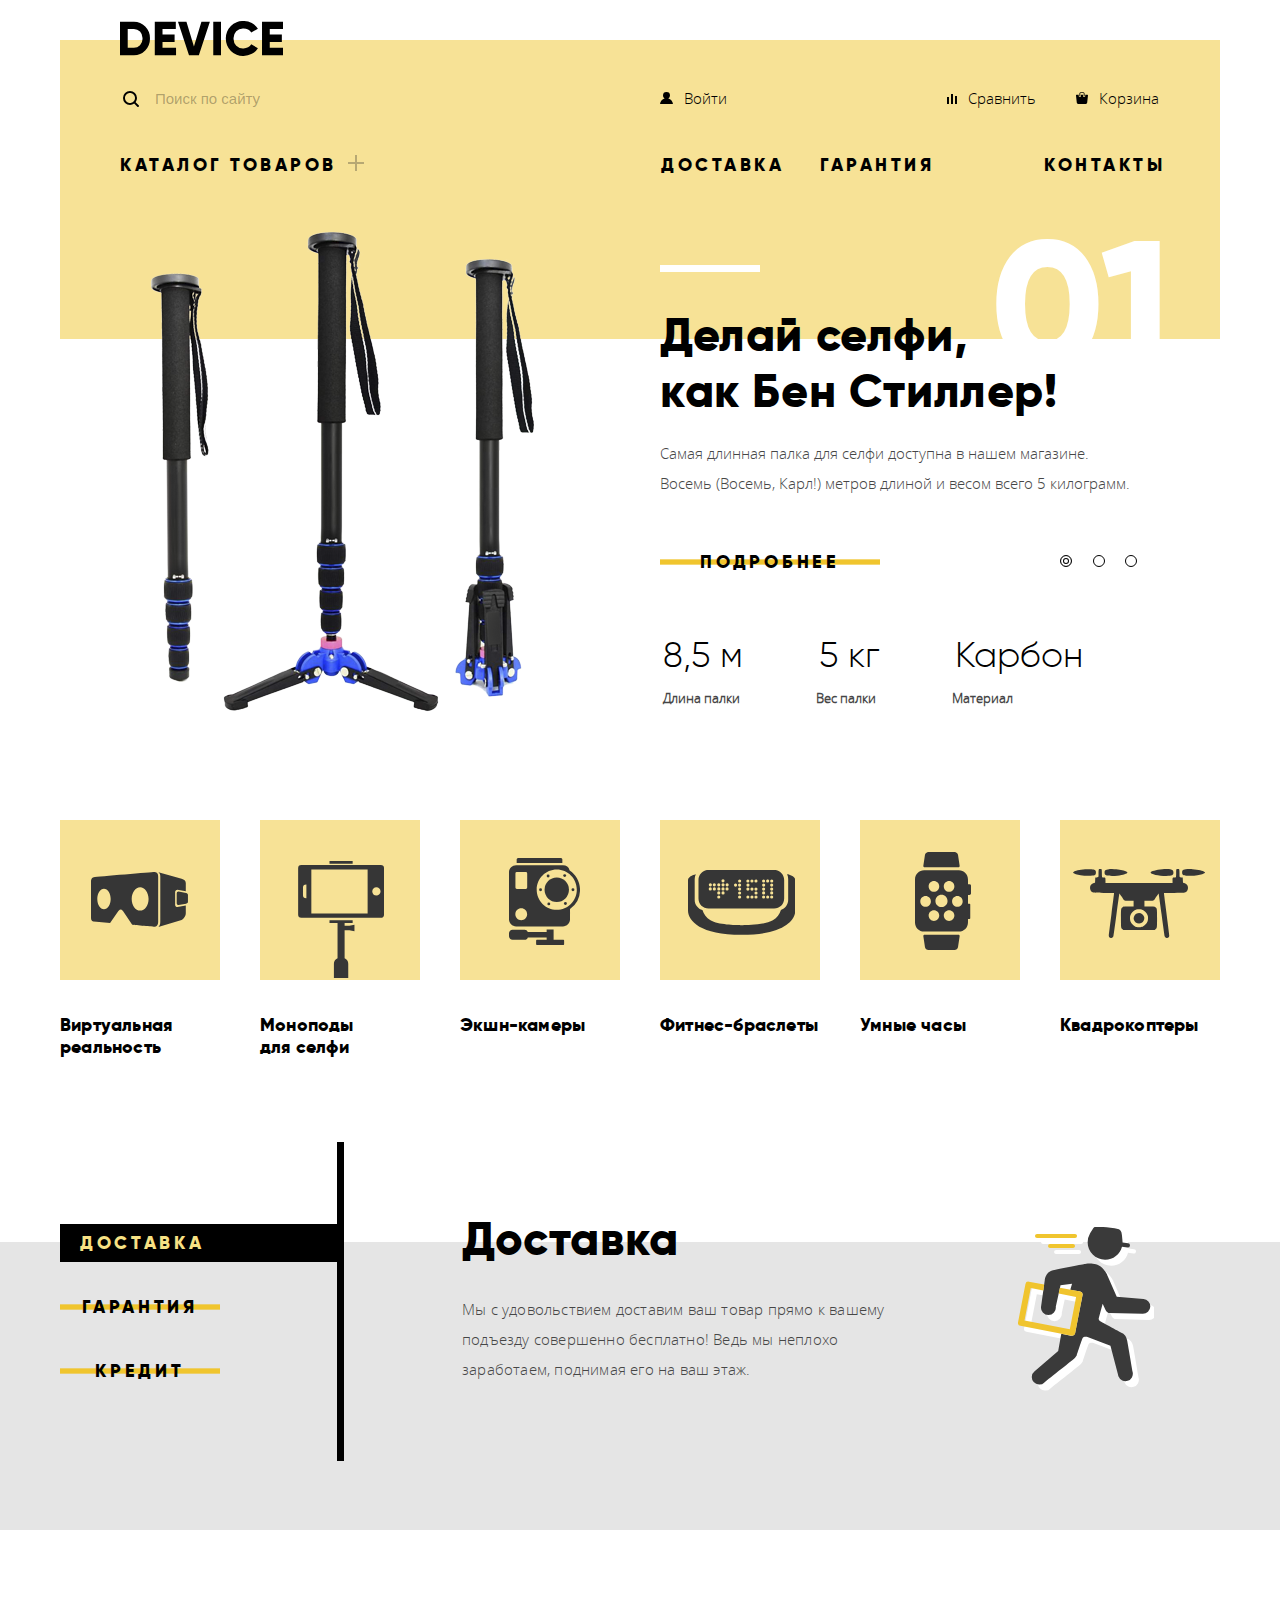
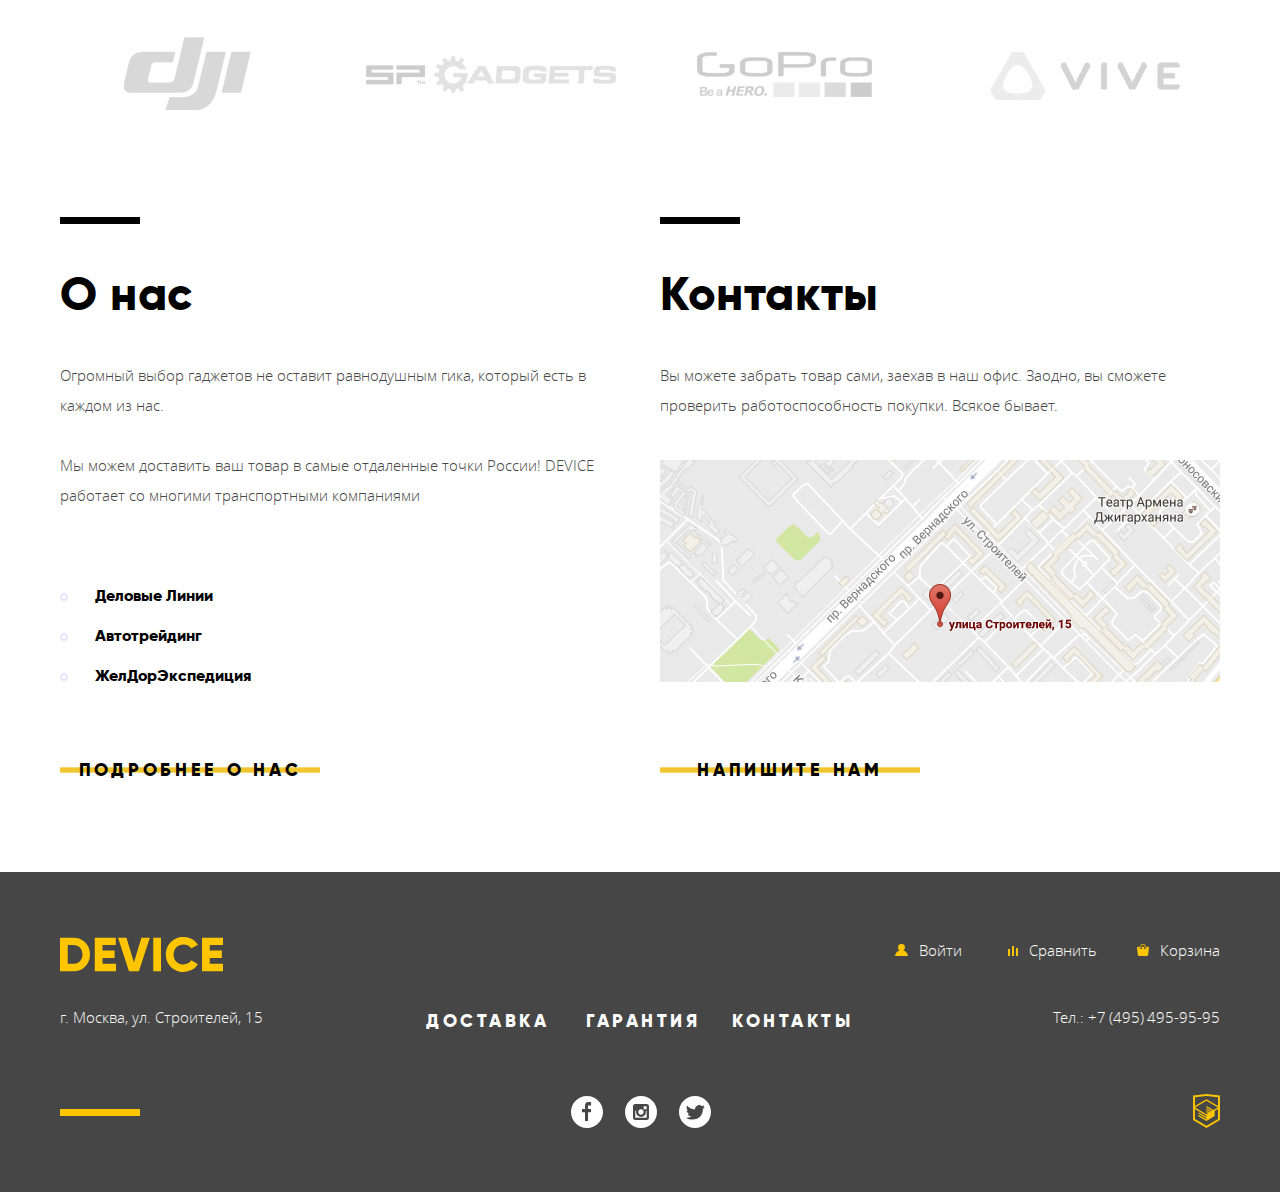
<file: index.html>
<!DOCTYPE html>
<html lang="ru">

<head>
  <meta charset="utf-8">
  <title>HTML Academy: Девайс</title>
  <link rel="stylesheet" href="css/normalize.css">
  <link rel="stylesheet" href="css/minifiedcss.css">
</head>
 <!-- ДЛЯ ОТОБРАЖЕНИЯ SVG ИКОНОК НА LOCALHOST ИСПОЛЬЗУЙТЕ FIREFOX ИЛИ EDGE, ИЛИ ИСПОЛЬЗУЙТЕ СЕРВЕР -->
<body class="site">
  <div class="centered">
    <header class="site__header header">
      <a class="header__logo site-logo" href="#" aria-label="Логотип интернет-магазина гаджетов «Device»">
        <svg class="site-logo__img">
          <use xlink:href="img/svg/icons.svg#device-logo"></use>
        </svg>
      </a>
      <div class="header__actions user-actions">
        <div class="user-actions__item user-actions__item_search">
          <form class="site-search" action="https://echo.htmlacademy.ru" method="get">
            <label class="site-search__label" for="search-field">
              <svg class="site-search__icon">
                <use xlink:href="img/svg/icons.svg#search"></use>
              </svg>
            </label>
            <input class="site-search__field" type="search" id="search-field" placeholder="Поиск по сайту" aria-label="Поиск по сайту">
            <button class="site-search__button">Найти</button>
          </form>
        </div>
        <ul class="user-actions__list">
          <li class="user-actions__item user-actions__item_login action">
            <a class="action__link" href="#">
              <svg class="action__icon icon-login">
                <use xlink:href="img/svg/icons.svg#user"></use>
              </svg>
              <span class="action__text">Войти</span>
            </a>
          </li>
          <li class="user-actions__item user-actions__item_compare action">
            <a class="action__link" href="#">
              <svg class="action__icon icon-compare">
                <use xlink:href="img/svg/icons.svg#compare"></use>
              </svg>
              <span class="action__text">Сравнить</span>
            </a>
          </li>
          <li class="user-actions__item user-actions__item_cart action">
            <a class="action__link" href="#">
              <svg class="action__icon icon-cart">
                <use xlink:href="img/svg/icons.svg#cart"></use>
              </svg>
              <span class="action__text">Корзина</span>
            </a>
          </li>
        </ul>
      </div>
      <nav class="header__nav nav" aria-label="Главная навигация по сайту">
        <ul class="nav__list">
          <li class="nav__item nav__item_catalog">
            <a class="nav__link nav__link_catalog" href="#" tabindex="0">
              <span class="nav__item-name">Каталог товаров</span>
              <svg class="nav__icon">
                <use xlink:href="img/svg/icons.svg#plus"></use>
              </svg>
            </a>
            <ul class="nav__sub-list">
              <li class="nav__sub-item">
                <a class="nav__sub-link" href="#">Виртуальная реальность</a>
                <a class="nav__sub-link" href="monopods.html">Моноподы для селфи</a>
                <a class="nav__sub-link" href="#">Экшн-камеры</a>
              </li>
              <li class="nav__sub-item">
                <a class="nav__sub-link" href="#">Фитнесс-браслеты</a>
                <a class="nav__sub-link" href="#">Умные-часы</a>
              </li>
              <li class="nav__sub-item nav__sub-item_col3">
                <a class="nav__sub-link" href="#">Квадрокоптеры</a>
              </li>
            </ul>
          </li>
          <li class="nav__item nav__item_delivery">
            <a class="nav__link" href="#">Доставка</a>
          </li>
          <li class="nav__item nav__item_warranty">
            <a class="nav__link" href="#">Гарантия</a>
          </li>
          <li class="nav__item nav__item_contacts">
            <a class="nav__link" href="#">Контакты</a>
          </li>
        </ul>
      </nav>
    </header>
  </div>
  <main class="site__main main">
    <div class="centered">
      <h1 class="visually-hidden">Интернет-магазин гаджетов «Device»</h1>
      <section class="main__slider slider">
        <h2 class="visually-hidden">Популярные товары</h2>
        <div class="slider__switcher">
          <button class="slider__switch slider__switch_curent">
            <span class="visually-hidden">Первый слайд</span>
          </button>
          <button class="slider__switch">
            <span class="visually-hidden">Второй слайд</span>
          </button>
          <button class="slider__switch">
            <span class="visually-hidden">Третий слайд</span>
          </button>
        </div>
        <div class="slider__slide-wrapper slide-wrapper">
          <section class="slide-wrapper__slide slide">
            <div class="slide__img-wrapper">
              <img class="slide__img" src="img/slider/slider-1.png" width="384" height="486" alt="Самая длинная палка для сэлфи">
            </div>
            <div class="slide__info-wrapper">
              <span class="slide__order" aria-label="Первый слайд">01</span>
              <h3 class="slide__slogan main-heading">Делай селфи,<br> как Бен Стиллер!</h3>
              <p class="slide__description">Самая длинная палка для селфи доступна в нашем магазине. Восемь (Восемь, Карл!) метров длиной и весом всего 5 килограмм.</p>
              <a class="slide__product-link btn" href="#">Подробнее</a>
              <table class="slide__product-details product-details">
                <tr class="product-details__row">
                  <td class="product-details__value">8,5 м</td>
                  <td class="product-details__value">5 кг</td>
                  <td class="product-details__value">Карбон</td>
                </tr>
                <tr class="product-details__row">
                  <th class="product-details__parameter">Длина палки</th>
                  <th class="product-details__parameter">Вес палки</th>
                  <th class="product-details__parameter">Материал</th>
                </tr>
              </table>
            </div>
          </section>
          <section class="slide-wrapper__slide slide visually-hidden">
            <div class="slide__img-wrapper">
              <img class="slide__img" src="img/slider/slider-2.png" width="345" height="485" alt="Мотивирующие фитнесc-браслеты">
            </div>
            <div class="slide__info-wrapper">
              <span class="slide__order" aria-label="Второй слайд">02</span>
              <h3 class="slide__slogan main-heading">Худеем<br> правильно!</h3>
              <p class="slide__description">Мотивирующие фитнесc-браслеты помогут найти в себе силы не пропускать занятия и соблюдать диету.</p>
              <a class="slide__product-link btn" href="#">Подробнее</a>
              <table class="slide__product-details product-details">
                <tr class="product-details__value-row">
                  <td class="product-details__value">48 часов</td>
                </tr>
                <tr class="product-details__parameter-row">
                  <th class="product-details__parameter">Без подзарядки</th>
                </tr>
              </table>
            </div>
          </section>
          <section class="slide-wrapper__slide slide visually-hidden">
            <div class="slide__img-wrapper">
              <img class="slide__img" src="img/slider/slider-3.png" width="526" height="334" alt="Квадрокоптер оснащенные мощным лазером, замаскированным под стандартную камеру">
            </div>
            <div class="slide__info-wrapper">
              <span class="slide__order" aria-label="Третий слайд">03</span>
              <h3 class="slide__slogan main-heading">Порхает как бабочка, жалит как пчела!</h3>
              <p class="slide__description">Этот обычный, на первый взгляд, квадрокоптер оснащен мощным лазером, замаскированным под стандартную камеру.</p>
              <a class="slide__product-link btn" href="#">Подробнее</a>
              <table class="slide__product-details product-details">
                <tr class="product-details__value-row">
                  <td class="product-details__value">800 м</td>
                  <td class="product-details__value">50 м</td>
                </tr>
                <tr class="product-details__parameter-row">
                  <th class="product-details__parameter">Дальность полета</th>
                  <th class="product-details__parameter">Радиус поражения</th>
                </tr>
              </table>
            </div>
          </section>
        </div>
      </section>
      <section class="main__categories categories">
        <h2 class="visually-hidden">Категории товаров</h2>
        <div class="categories__wrapper category">
          <a class="category__link category__link_virtual" href="virtual.html">
            <div class="category__link-img-container">
              <svg class="category__link-img category__link-img_virtual">
                <use xlink:href="img/svg/icons.svg#popular-1"></use>
              </svg>
            </div>
            <span class="category__link-text">Виртуальная реальность</span>
          </a>
          <a class="category__link category__link_monopod" href="monopods.html">
            <div class="category__link-img-container">
              <svg class="category__link-img category__link-img_monopod">
                <use xlink:href="img/svg/icons.svg#popular-2"></use>
              </svg>
            </div>
            <span class="category__link-text">Моноподы <br> для селфи</span>
          </a>
          <a class="category__link category__link_camera" href="camera.html">
            <div class="category__link-img-container">
              <svg class="category__link-img category__link-img_camera">
                <use xlink:href="img/svg/icons.svg#popular-3"></use>
              </svg>
            </div>
            <span class="category__link-text">Экшн-камеры</span>
          </a>
          <a class="category__link category__link_bracelet" href="bracelet.html">
            <div class="category__link-img-container">
              <svg class="category__link-img category__link-img_bracelet">
                <use xlink:href="img/svg/icons.svg#popular-4"></use>
              </svg>
            </div>
            <span class="category__link-text">Фитнес-браслеты</span>
          </a>
          <a class="category__link category__link_watch" href="watch.html">
            <div class="category__link-img-container">
              <svg class="category__link-img category__link-img_watch">
                <use xlink:href="img/svg/icons.svg#popular-5"></use>
              </svg>
            </div>
            <span class="category__link-text">Умные часы</span>
          </a>
          <a class="category__link category__link_quadrocopter" href="quadrocopter.html">
            <div class="category__link-img-container">
              <svg class="category__link-img category__link-img_quadrocopter">
                <use xlink:href="img/svg/icons.svg#popular-6"></use>
              </svg>
            </div>
            <span class="category__link-text">Квадрокоптеры</span>
          </a>
        </div>
      </section>
    </div>
    <section class="main__services services">
      <h2 class="visually-hidden">Наш сервис</h2>
      <div class="centered accordion">
        <div class="accordion__btns">
          <button class="btn accordion__btn accordion__btn_active">
            Доставка
          </button>
          <button class="btn accordion__btn">
            Гарантия
          </button>
          <button class="btn accordion__btn">
            Кредит
          </button>
        </div>
        <section class="accordion__tab">
          <h3 class="accordion__heading main-heading">Доставка</h3>
          <p class="accordion__description">Мы с удовольствием доставим ваш товар прямо к вашему подъезду совершенно бесплатно! Ведь мы неплохо заработаем, поднимая его на ваш этаж.</p>
          <svg class="accordion__img" width="136" height="164">
            <use xlink:href="img/svg/icons.svg#delivery"></use>
          </svg>
        </section>
        <section class="accordion__tab visually-hidden">
          <h3 class="accordion__heading main-heading">Гарантия</h3>
          <p class="accordion__description">Если из-за возгорания купленного у нас товара у вас сгорит дом — не переживайте, мы выдадим вам новый. Товар, не дом, конечно же.</p>
          <svg class="accordion__img" width="156" height="188">
            <use xlink:href="img/svg/icons.svg#warranty"></use>
          </svg>
        </section>
        <section class="accordion__tab visually-hidden">
          <h3 class="accordion__heading main-heading">Кредит</h3>
          <p class="accordion__description">Залезть в долговую яму стало проще! Кредитные консультанты подберут для вас наиболее выгодные условия кредита. Выгодные для нашего банка, разумеется.</p>
          <svg class="accordion__img" width="171" height="195">
            <use xlink:href="img/svg/icons.svg#credit"></use>
          </svg>
        </section>
      </div>
    </section>
    <div class="centered">
      <section class="main__brands brands">
        <h2 class="visually-hidden">Список компаний-производителей продукции в нашем каталоге</h2>
        <div class="brands__wrapper brand">
          <a class="brand__link brand__link_dji" href="http://www.dji.com/" aria-label="Сайт компании-производителя DJI">
        </a>
          <a class="brand__link brand__link_spga" href="http://www.sp-gadgets.com/" aria-label="Сайт компании-производителя SPGA">
        </a>
          <a class="brand__link brand__link_gopro" href="http://gopro.com/" aria-label="Сайт компании-производителя GOPRO">
        </a>
          <a class="brand__link brand__link_vive" href="https://www.htcvive.com/" aria-label="Сайт компании-производителя VIVE">
        </a>
        </div>
      </section>
      <div class="main__company-details company-details">
        <section class="company-details__about-us about-us">
          <h3 class="company-details__heading main-heading">О нас</h3>
          <p class="about-us__description">Огромный выбор гаджетов не оставит равнодушным гика, который есть в каждом из нас.</p>
          <p class="about-us__description">Мы можем доставить ваш товар в самые отдаленные точки России! DEVICE работает со многими транспортными компаниями</p>
          <ul class="about-us__delivery-partners-section delivery-partners">
            <li class="delivery-partners__item">
              <a class="delivery-partners__link" href="#">Деловые Линии</a>
            </li>
            <li class="delivery-partners__item">
              <a class="delivery-partners__link" href="#">Автотрейдинг</a>
            </li>
            <li class="delivery-partners__item">
              <a class="delivery-partners__link" href="#">ЖелДорЭкспедиция</a>
            </li>
          </ul>
          <a class="about-us__more-info-link btn" href="#">Подробнее о нас</a>
        </section>
        <section class="company-details__contacts contacts">
          <h3 class="company-details__heading main-heading">Контакты</h3>
          <p class="contacts__description">Вы можете забрать товар сами, заехав в наш офис. Заодно, вы сможете проверить работоспособность покупки. Всякое бывает.</p>
          <div class="contacts__map map">
            <a class="map__link" href="https://www.google.ru/maps" target="_blank"><img class="map__image" src="img/map.jpg" alt="Наше местоположение на карте" width="560" height="222"></a>
          </div>
          <a class="contacts__contact-link btn" href="contact-us.html">Напишите нам</a>
        </section>
        <div class="company-details__map modal-map">
          <iframe class="modal-map__live" src="https://www.google.com/maps/embed?pb=!1m18!1m12!1m3!1d2249.1124311038934!2d37.52814366593366!3d55.68703302818081!2m3!1f0!2f0!3f0!3m2!1i1024!2i768!4f13.1!3m3!1m2!1s0x46b54cf65f5c8955%3A0x694710ccd55501e!2z0YPQuy4g0KHRgtGA0L7QuNGC0LXQu9C10LksIDE1LCDQnNC-0YHQutCy0LAsINCg0L7RgdGB0LjRjywgMTE5MzEx!5e0!3m2!1sru!2see!4v1513189975469" width="960" height="559" allowfullscreen></iframe>
          <a class="modal-map__link" href="https://www.google.ru/maps" target="_blank"><img class="modal-map__placeholder" src="img/map-big.jpg" width="960" height="559" alt="Карта"></a>
          <button class="modal-contact__close-btn close-btn" type="button" name="close-btn">
            <svg class="close-btn__icon" role="img" aria-hidden="true">
              <use xlink:href="img/svg/icons.svg#modal-close"></use>
            </svg>
          </button>
        </div>
      </div>
    </div>
  </main>
  <footer class="site__footer footer">
    <div class="centered footer__inner">
      <div class="footer__col footer__col_left">
        <a class="footer__logo site-logo" aria-label="Интернет-магазин гаджетов «Device»">
          <svg class="site-logo__img site-logo__img_footer">
            <use xlink:href="img/svg/icons.svg#device-logo"></use>
          </svg>
        </a>
        <address class="footer__address">г. Москва, ул. Строителей, 15</address>
      </div>
      <div class="footer__col footer__col_middle">
        <nav class="footer__nav nav" aria-label="Вспомогательная навигация по сайту">
          <ul class="nav__list">
            <li class="nav__item nav__item_delivery-footer">
              <a class="nav__link nav__link_footer" href="#">Доставка</a>
            </li>
            <li class="nav__item nav__item_warranty-footer">
              <a class="nav__link nav__link_footer" href="#">Гарантия</a>
            </li>
            <li class="nav__item nav__item_contact-footer">
              <a class="nav__link nav__link_footer" href="#">Контакты</a>
            </li>
          </ul>
        </nav>
        <section class="footer__social social">
          <h2 class="visually-hidden">Наши социальные сети</h2>
          <div class="social__list">
            <a class="social__link social__link_fb" href="#" aria-label="Facebook">
              <svg class="social__icon">
                <use xlink:href="img/svg/icons.svg#fb"></use>
              </svg>
            </a>
            <a class="social__link social__link_inst" href="#" aria-label="Instagram">
              <svg class="social__icon">
                <use xlink:href="img/svg/icons.svg#instagram"></use>
              </svg>
            </a>
            <a class="social__link social__link_tw" href="#" aria-label="Twitter">
              <svg class="social__icon">
                <use xlink:href="img/svg/icons.svg#twitter"></use>
              </svg>
            </a>
          </div>
        </section>
      </div>
      <div class="footer__col footer__col_right">
        <ul class="footer__actions user-actions">
          <li class="user-actions__login action action_login_footer">
            <a class="action__link action__link_footer" href="#">
              <svg class="action__icon icon-login icon-footer">
                <use xlink:href="img/svg/icons.svg#user"></use>
              </svg>
              <span class="action__text">Войти</span>
            </a>
          </li>
          <li class="user-actions__compare action action_compare_footer">
            <a class="action__link action__link_footer" href="#">
              <svg class="action__icon icon-compare icon-footer">
                <use xlink:href="img/svg/icons.svg#compare"></use>
              </svg>
              <span class="action__text">Сравнить</span>
            </a>
          </li>
          <li class="user-actions__cart action action_cart_footer">
            <a class="action__link action__link_footer" href="#">
              <svg class="action__icon icon-cart icon-footer">
                <use xlink:href="img/svg/icons.svg#cart"></use>
              </svg>
              <span class="action__text">Корзина</span>
            </a>
          </li>
        </ul>
        <p class="footer__phone">Тел.:
          <a class="footer__phone-link" href="tel:+7(495)495-95-95">+7&thinsp;(495)&thinsp;495-95-95</a>
        </p>
        <div class="footer__copyright copyright">
          <a class="copyright__link" href="https://htmlacademy.ru/intensive/htmlcss" aria-label="HTML Academy">
            <svg class="copyright__icon" role="img" aria-hidden="true">
              <use xlink:href="img/svg/icons.svg#logo-html"></use>
            </svg>
          </a>
        </div>
      </div>
    </div>
  </footer>
  <!-- MODAL -->
  <div class="modal-contact">
    <form class="modal-contact__contact-form contact-form" action="https://echo.htmlacademy.ru" method="post">
      <div class="contact-form__fields">
        <div class="contact-form__field contact-form__field_name">
          <label class="contact-form__label" for="name-field">Ваше имя:</label>
          <input class="contact-form__input" type="text" name="contact-name" id="name-field" placeholder="Представьтесь, пожалуйста">
        </div>
        <div class="contact-form__field contact-form__field_email">
          <label class="contact-form__label" for="email-field">Ваш e-mail:</label>
          <input class="contact-form__input" type="email" name="contact-email" id="email-field" placeholder="Для отправки ответа">
        </div>
        <div class="contact-form__field contact-form__field_text">
          <label class="contact-form__label" for="comment-field">Текст письма:</label>
          <textarea class="contact-form__comment" id="comment-field" placeholder="В свободной форме"></textarea>
        </div>
        <button class="contact-form__btn btn" type="submit">Отправить</button>
      </div>
    </form>
    <button class="modal-contact__close-btn close-btn" type="button" name="close-btn">
      <svg class="close-btn__icon" role="img" aria-hidden="true">
        <use xlink:href="img/svg/icons.svg#modal-close"></use>
      </svg>
    </button>
  </div>
  <script src="js/svg4everybody.js"></script>
  <script src="js/minifiedscript.js"></script>
</body>

</html>
</file>
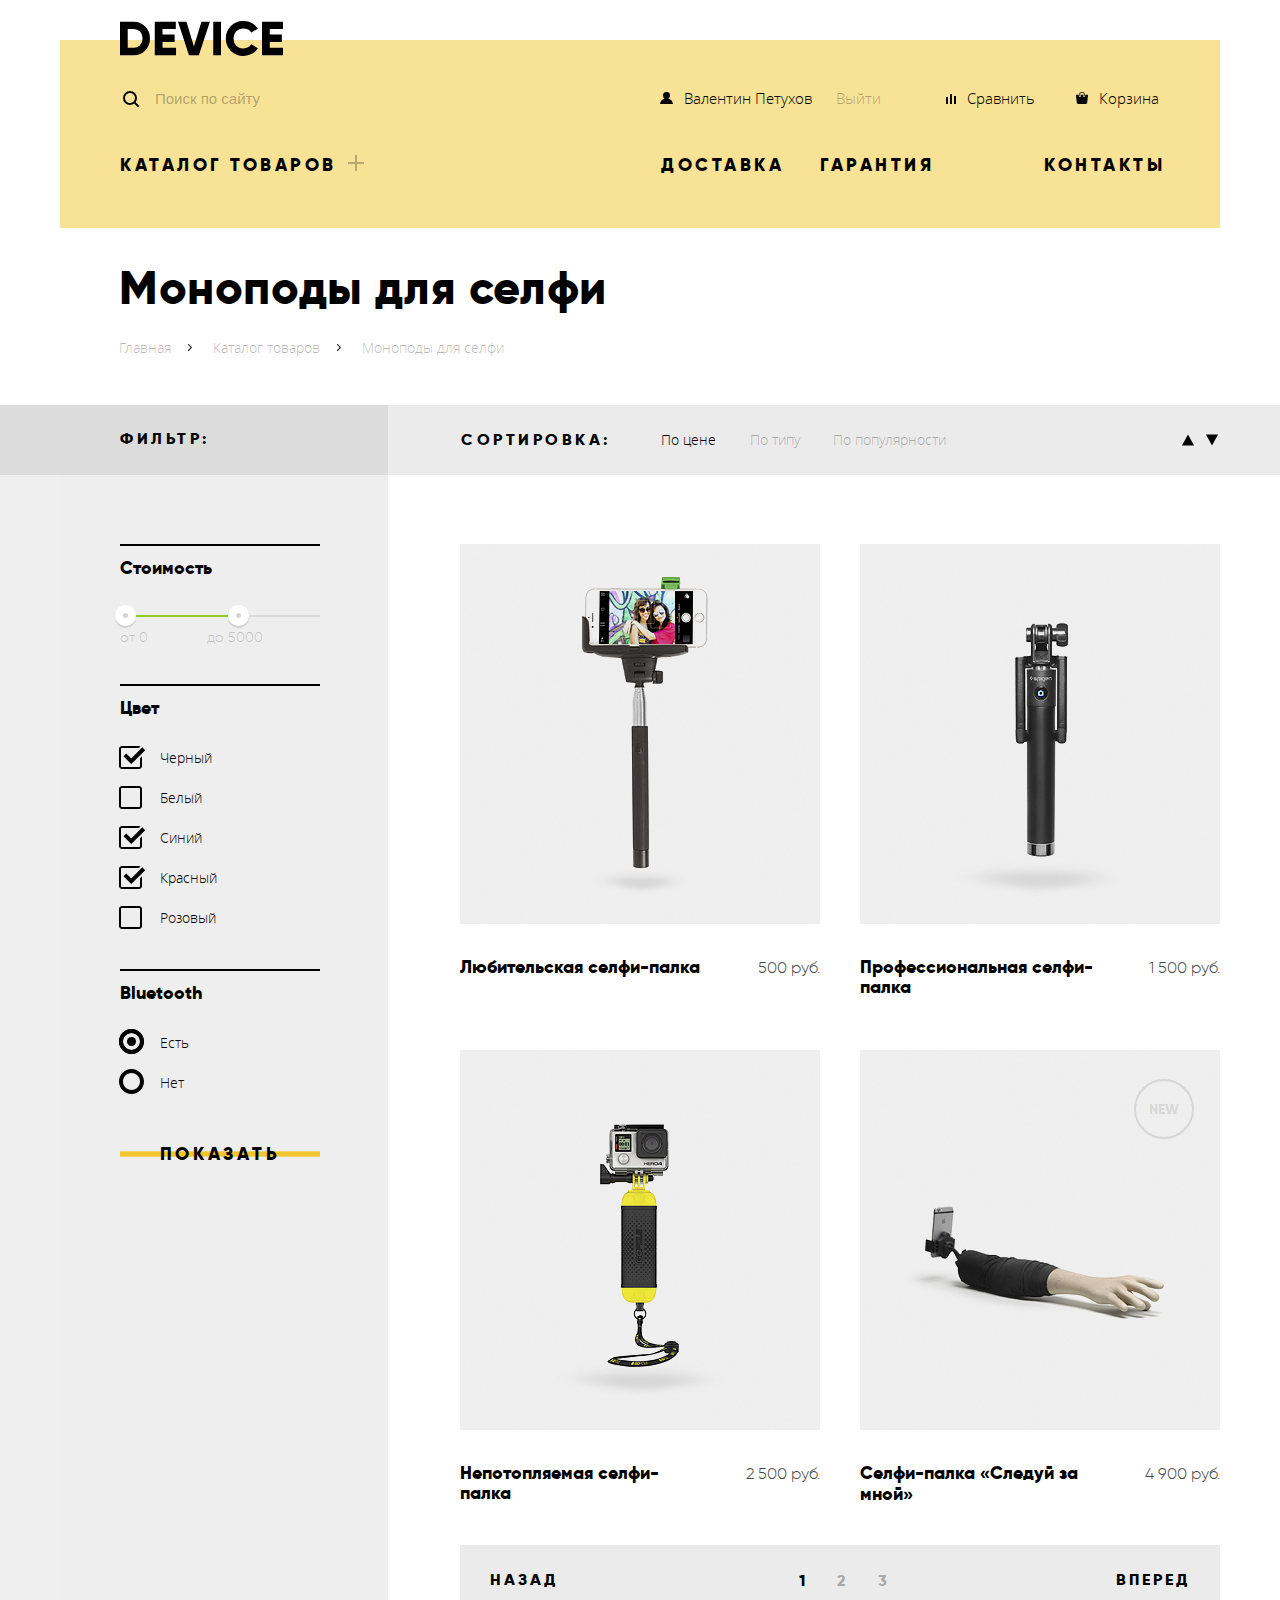
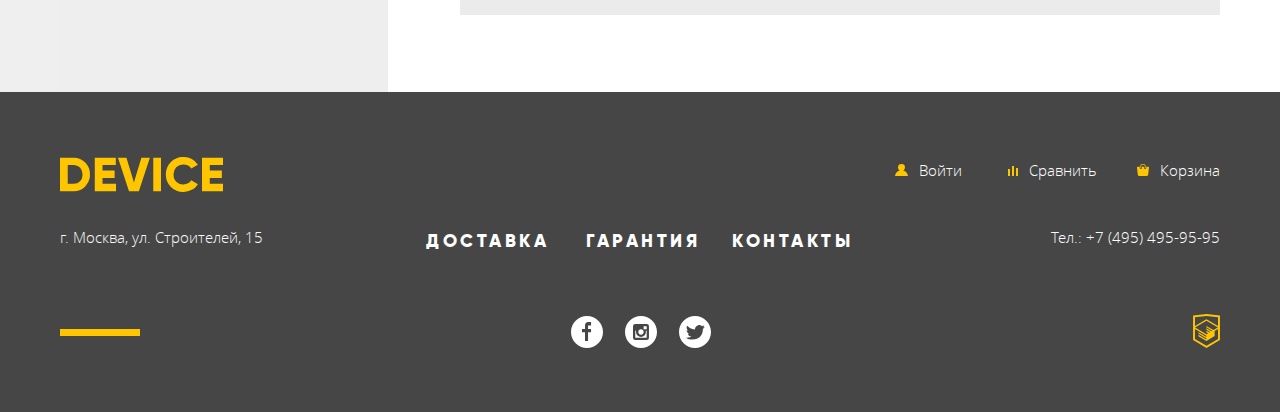
<file: monopods.html>
<!DOCTYPE html>
<html lang="en">

<head>
  <meta charset="UTF-8">
  <title>HTML Academy: Девайс</title>
  <link rel="stylesheet" href="css/normalize.css">
  <link rel="stylesheet" href="css/minifiedcss.css">
</head>

<body class="site">
  <div class="centered">
    <header class="site__header header">
      <a class="header__logo site-logo" href="index.html" aria-label="Логотип интернет-магазина гаджетов «Device»">
        <svg class="site-logo__img">
          <use xlink:href="img/svg/icons.svg#device-logo"></use>
        </svg>
      </a>
      <div class="header__actions user-actions">
        <div class="user-actions__item user-actions__item_search">
          <form class="site-search" action="https://echo.htmlacademy.ru" method="get">
            <label class="site-search__label" for="search-field">
              <svg class="site-search__icon">
                <use xlink:href="img/svg/icons.svg#search"></use>
              </svg>
            </label>
            <input class="site-search__field" type="search" id="search-field" placeholder="Поиск по сайту" aria-label="Поиск по сайту">
            <button class="site-search__button">Найти</button>
          </form>
        </div>
        <ul class="user-actions__list">
          <li class="user-actions__item user-actions__item_loged action">
            <a class="action__link" href="#">
              <svg class="action__icon icon-login">
                <use xlink:href="img/svg/icons.svg#user"></use>
              </svg>
              <span class="action__text">Валентин Петухов</span>
            </a>
          </li>
          <li class="user-actions__item user-actions__item_logout action">
            <a class="action__link action__link_logout" href="#">
              <span class="action__text">Выйти</span>
            </a>
          </li>
          <li class="user-actions__item user-actions__item_compare action">
            <a class="action__link" href="#">
              <svg class="action__icon icon-compare">
                <use xlink:href="img/svg/icons.svg#compare"></use>
              </svg>
              <span class="action__text">Сравнить</span>
            </a>
          </li>
          <li class="user-actions__item user-actions__item_cart action">
            <a class="action__link" href="#">
              <svg class="action__icon icon-cart">
                <use xlink:href="img/svg/icons.svg#cart"></use>
              </svg>
              <span class="action__text">Корзина</span>
            </a>
          </li>
        </ul>
      </div>
      <nav class="header__nav nav" aria-label="Главная навигация по сайту">
        <ul class="nav__list">
          <li class="nav__item nav__item_catalog">
            <a class="nav__link nav__link_catalog" href="#" tabindex="0">
              <span class="nav__item-name">Каталог товаров</span>
              <svg class="nav__icon">
                <use xlink:href="img/svg/icons.svg#plus"></use>
              </svg>
            </a>
            <ul class="nav__sub-list">
              <li class="nav__sub-item">
                <a class="nav__sub-link" href="#">Виртуальная реальность</a>
                <a class="nav__sub-link" href="monopods.html">Моноподы для селфи</a>
                <a class="nav__sub-link" href="#">Экшн-камеры</a>
              </li>
              <li class="nav__sub-item">
                <a class="nav__sub-link" href="#">Фитнес-браслеты</a>
                <a class="nav__sub-link" href="#">Умные-часы</a>
              </li>
              <li class="nav__sub-item">
                <a class="nav__sub-link" href="#">Квадрокоптеры</a>
              </li>
            </ul>
          </li>
          <li class="nav__item nav__item_delivery">
            <a class="nav__link" href="#">Доставка</a>
          </li>
          <li class="nav__item nav__item_warranty">
            <a class="nav__link" href="#">Гарантия</a>
          </li>
          <li class="nav__item nav__item_contacts">
            <a class="nav__link" href="#">Контакты</a>
          </li>
        </ul>
      </nav>
    </header>
  </div>
  <main class="site__catalog catalog">
    <div class="centered">
      <header class="catalog__header">
        <h3 class="catalog__title main-heading">Моноподы для селфи</h3>
        <div class="breadcrumbs">
          <a class="breadcrumbs__link" href="#">
            <span class="breadcrumbs__text">Главная</span>
            <svg class="breadcrumbs__icon">
              <use xlink:href="img/svg/icons.svg#nav-arrow"></use>
            </svg>
          </a>
          <a class="breadcrumbs__link" href="#">
            <span class="breadcrumbs__text">Каталог товаров</span>
            <svg class="breadcrumbs__icon">
              <use xlink:href="img/svg/icons.svg#nav-arrow"></use>
            </svg>
          </a>
          <a class="breadcrumbs__link" href="#">
            <span class="breadcrumbs__text">Моноподы для селфи</span>
            <svg class="breadcrumbs__icon visually-hidden">
              <use xlink:href="img/svg/icons.svg#nav-arrow"></use>
            </svg>
          </a>
        </div>
      </header>
    </div>
    <div class="catalog__filters-container filters-container">
      <div class="filters-container__inner centered">
        <section class="filters__header">
          <h4 class="filters__title">Фильтр:</h4>
        </section>
        <div class="main__sorting sorting" aria-label="Сортировка">
          <div class="sorting__inner">
            <h4 class="sorting__title">Сортировка:</h4>
            <div class="sorting__types">
              <a class="sorting__link sorting__link_active" href="#">По цене</a>
              <a class="sorting__link" href="#">По типу</a>
              <a class="sorting__link" href="#">По популярности</a>
            </div>
            <div class="sorting__directions">
              <a class="sorting__dir" href="#" aria-label="по возрастанию"></a>
              <a class="sorting__dir sorting__dir_desc" href="#" aria-label="по убыванию"></a>
            </div>
          </div>
        </div>
      </div>
    </div>
    <div class="catalog__container">
      <div class="catalog__content centered">
        <div class="catalog__filters">
          <section class="filters">
            <form class="filters__form" action="https://echo.htmlacademy.ru" method="get">
              <!--Price Filter  -->
              <fieldset class="filters__fieldset filters__fieldset_price">
                <legend class="filters__legend filters__legend_price">Стоимость</legend>
                <span class="filters__fieldset_border filters__fieldset_border_price"></span>
                <div class="filters__price-range price-range">
                  <div class="price-range__scale">
                    <div class="price-range__bar"></div>
                  </div>
                  <div class="price-range__toggle toggle toggle_min"></div>
                  <div class="price-range__toggle toggle toggle_max"></div>
                </div>
                <div class="price-range__select">
                  <span class="price-range__select-min">от 0</span>
                  <span class="price-range__select-min">до 5000</span>
                </div>
              </fieldset>
              <!-- Colour Filter -->
              <fieldset class="filters__fieldset filters__fieldset_colour">
                <legend class="filters__legend filters__legend_color">Цвет</legend>
                <span class="filters__fieldset_border filters__fieldset_border_colour"></span>
                <ul class="filters__options">
                  <li class="filters__option option">
                    <input class="option__input" type="checkbox" id="filter-black-colour" checked>
                    <label class="option__label option__label_checkbox" for="filter-black-colour">
                      <svg class="option__icon option__icon_off">
                        <use xlink:href="img/svg/icons.svg#checkbox-off"></use>
                      </svg>
                      <svg class="option__icon option__icon_on">
                        <use xlink:href="img/svg/icons.svg#checkbox-on"></use>
                      </svg>
                      <span class="option__label-text">Черный</span>
                    </label>
                  </li>
                  <li class="filters__option option">
                    <input class="option__input" type="checkbox" id="filter-white-colour">
                    <label class="option__label" for="filter-white-colour">
                      <svg class="option__icon option__icon_off">
                        <use xlink:href="img/svg/icons.svg#checkbox-off"></use>
                      </svg>
                      <svg class="option__icon option__icon_on">
                        <use xlink:href="img/svg/icons.svg#checkbox-on"></use>
                      </svg>
                      <span class="option__label-text">Белый</span>
                    </label>
                  </li>
                  <li class="filters__option option">
                    <input class="option__input" type="checkbox" id="filter-blue-colour" checked>
                    <label class="option__label" for="filter-blue-colour">
                      <svg class="option__icon option__icon_off">
                        <use xlink:href="img/svg/icons.svg#checkbox-off"></use>
                      </svg>
                      <svg class="option__icon option__icon_on">
                        <use xlink:href="img/svg/icons.svg#checkbox-on"></use>
                      </svg>
                      <span class="option__label-text">Синий</span>
                    </label>
                  </li>
                  <li class="filters__option option">
                    <input class="option__input" type="checkbox" id="filter-red-colour" checked>
                    <label class="option__label" for="filter-red-colour">
                      <svg class="option__icon option__icon_off">
                        <use xlink:href="img/svg/icons.svg#checkbox-off"></use>
                      </svg>
                      <svg class="option__icon option__icon_on">
                        <use xlink:href="img/svg/icons.svg#checkbox-on"></use>
                      </svg>
                      <span class="option__label-text">Красный</span>
                    </label>
                  </li>
                  <li class="filters__option option">
                    <input class="option__input" type="checkbox" id="filter-rose-colour">
                    <label class="option__label" for="filter-rose-colour">
                      <svg class="option__icon option__icon_off">
                        <use xlink:href="img/svg/icons.svg#checkbox-off"></use>
                      </svg>
                      <svg class="option__icon option__icon_on">
                        <use xlink:href="img/svg/icons.svg#checkbox-on"></use>
                      </svg>
                      <span class="option__label-text">Розовый</span>
                    </label>
                  </li>
                </ul>
              </fieldset>
              <!-- Bluetooth Filter -->
              <fieldset class="filters__fieldset filters__fieldset_bluetooth">
                <legend class="filters__legend filters__legend_bluetooth">Bluetooth</legend>
                <span class="filters__fieldset_border filters__fieldset_border_bluetooth"></span>
                <ul class="filters__options option">
                  <li class="filters__option option">
                    <input class="visually-hidden option__input" type="radio" name="radio" id="yes" checked>
                    <label class="option__radio" for="yes">
                      <svg class="option__radio-icon option__radio-icon_off">
                        <use xlink:href="img/svg/icons.svg#radio-off"></use>
                      </svg>
                      <svg class="option__radio-icon option__radio-icon_on">
                        <use xlink:href="img/svg/icons.svg#radio-on"></use>
                      </svg>
                      <span class="option__label-text">Есть</span>
                    </label>
                  </li>
                  <li class="filters__option option">
                    <input class="visually-hidden option__input" type="radio" name="radio" id="no">
                    <label class="option__radio" for="no">
                      <svg class="option__radio-icon option__radio-icon_off">
                        <use xlink:href="img/svg/icons.svg#radio-off"></use>
                      </svg>
                      <svg class="option__radio-icon option__radio-icon_on">
                        <use xlink:href="img/svg/icons.svg#radio-on"></use>
                      </svg>
                      <span class="option__label-text">Нет</span>
                    </label>
                  </li>
                </ul>
              </fieldset>
              <button class="filters__submit-btn btn" aria-label="Показать" type="submit">Показать</button>
            </form>
          </section>
        </div>
        <div class="catalog__products">
          <section class="product-cards">
            <h3 class="visually-hidden">Список товаров</h3>
            <div class="product-cards__inner">
              <article class="product-cards__card product">
                <div class="product__link">
                  <img class="product__photo" src="img/products/item-1.jpg" width="360" height="380" alt="Любительская селфи-палка">
                  <div class="product__buy-box">
                    <a class="product__buy-btn btn">В корзину</a>
                    <a class="product__compare-btn" href="#">Добавить к сравнению</a>
                  </div>
                </div>
                <div class="product__info">
                  <h4 class="product__name"><a class="product__name-link" href="#">Любительская селфи-палка</a></h4>
                  <p class="product__price">500 руб.</p>
                </div>
              </article>
              <article class="product-cards__card product">
                <div class="product__link">
                  <img class="product__photo" src="img/products/item-2.jpg" width="360" height="380" alt="Профессиональная селфи-палка">
                  <div class="product__buy-box">
                    <a class="product__buy-btn btn">В корзину</a>
                    <a class="product__compare-btn" href="#">Добавить к сравнению</a>
                  </div>
                </div>
                <div class="product__info">
                  <h4 class="product__name"><a class="product__name-link" href="#">Профессиональная селфи-палка</a></h4>
                  <p class="product__price">1 500 руб.</p>
                </div>
              </article>
              <article class="product-cards__card product">
                <div class="product__link">
                  <img class="product__photo" src="img/products/item-3.jpg" width="360" height="380" alt="Непотопляемая селфи-палка">
                  <div class="product__buy-box">
                    <a class="product__buy-btn btn">В корзину</a>
                    <a class="product__compare-btn" href="#">Добавить к сравнению</a>
                  </div>
                </div>
                <div class="product__info">
                  <h4 class="product__name"><a class="product__name-link" href="#">Непотопляемая селфи-палка</a></h4>
                  <p class="product__price">2 500 руб.</p>
                </div>
              </article>
              <article class="product-cards__card product">
                <div class="product__link product__link_new">
                  <img class="product__photo" src="img/products/item-4.jpg" width="360" height="380" alt="Селфи-палка «Следуй за мной»">
                  <div class="product__buy-box">
                    <a class="product__buy-btn btn">В корзину</a>
                    <a class="product__compare-btn" href="#">Добавить к сравнению</a>
                  </div>
                </div>
                <div class="product__info">
                  <h4 class="product__name"><a class="product__name-link" href="#">Селфи-палка «Следуй за мной»</a></h4>
                  <p class="product__price">4 900 руб.</p>
                </div>
              </article>
            </div>
            <div class="main__catalog-pagination pagination" aria-label="Переключение страниц с карточками товаров">
              <a class="pagination__link pagination__link_direction" href="#" aria-label="Переход на предыдущую страницу">Назад</a>
              <div class="pagination__pages">
                <a class="pagination__link pagination__link_page pagination__link_current" href="#" aria-label="Первая страница">1</a>
                <a class="pagination__link pagination__link_page" href="#" aria-label="Вторая страница">2</a>
                <a class="pagination__link pagination__link_page" href="#" aria-label="Третья страница">3</a>
              </div>
              <a class="pagination__link pagination__link_direction" href="#" aria-label="Переход на следующую страницу">Вперед</a>
            </div>
          </section>
        </div>
      </div>
    </div>
  </main>
  <footer class="site__footer footer">
    <div class="centered footer__inner">
      <div class="footer__col footer__col_left">
        <a class="footer__logo site-logo" href="index.html" aria-label="Интернет-магазин гаджетов «Device»">
          <svg class="site-logo__img site-logo__img_footer">
            <use xlink:href="img/svg/icons.svg#device-logo"></use>
          </svg>
        </a>
        <address class="footer__address">г. Москва, ул. Строителей, 15</address>
      </div>
      <div class="footer__col footer__col_middle">
        <nav class="footer__nav nav" aria-label="Вспомогательная навигация по сайту">
          <ul class="nav__list">
            <li class="nav__item nav__item_delivery-footer">
              <a class="nav__link nav__link_footer" href="#">Доставка</a>
            </li>
            <li class="nav__item nav__item_warranty-footer">
              <a class="nav__link nav__link_footer" href="#">Гарантия</a>
            </li>
            <li class="nav__item nav__item_contact-footer">
              <a class="nav__link nav__link_footer" href="#">Контакты</a>
            </li>
          </ul>
        </nav>
        <section class="footer__social social">
          <h2 class="visually-hidden">Наши социальные сети</h2>
          <div class="social__list">
            <a class="social__link social__link_fb" href="#" aria-label="Facebook">
              <svg class="social__icon">
                <use xlink:href="img/svg/icons.svg#fb"></use>
              </svg>
            </a>
            <a class="social__link social__link_inst" href="#" aria-label="Instagram">
              <svg class="social__icon">
                <use xlink:href="img/svg/icons.svg#instagram"></use>
              </svg>
            </a>
            <a class="social__link social__link_tw" href="#" aria-label="Twitter">
              <svg class="social__icon">
                <use xlink:href="img/svg/icons.svg#twitter"></use>
              </svg>
            </a>
          </div>
        </section>
      </div>
      <div class="footer__col footer__col_right">
        <ul class="footer__actions user-actions">
          <li class="user-actions__login action action_login_footer">
            <a class="action__link action__link_footer" href="#">
              <svg class="action__icon icon-login icon-footer">
                <use xlink:href="img/svg/icons.svg#user"></use>
              </svg>
              <span class="action__text">Войти</span>
            </a>
          </li>
          <li class="user-actions__compare action action_compare_footer">
            <a class="action__link action__link_footer" href="#">
              <svg class="action__icon icon-compare icon-footer">
                <use xlink:href="img/svg/icons.svg#compare"></use>
              </svg>
              <span class="action__text">Сравнить</span>
            </a>
          </li>
          <li class="user-actions__cart action action_cart_footer">
            <a class="action__link action__link_footer" href="#">
              <svg class="action__icon icon-cart icon-footer">
                <use xlink:href="img/svg/icons.svg#cart"></use>
              </svg>
              <span class="action__text">Корзина</span>
            </a>
          </li>
        </ul>
        <p class="footer__phone">Тел.:
          <a class="footer__phone-link" href="tel:+7(495)495-95-95">+7 (495) 495-95-95</a>
        </p>
        <div class="footer__copyright copyright">
          <a class="copyright__link" href="https://htmlacademy.ru/intensive/htmlcss" aria-label="HTML Academy">
            <svg class="copyright__icon" role="img" aria-hidden="true">
              <use xlink:href="img/svg/icons.svg#logo-html"></use>
            </svg>
          </a>
        </div>
      </div>
    </div>
  </footer>
  <script src="js/svg4everybody.js"></script>
  <script src="js/minifiedscript.js"></script>
</body>

</html>
</file>
<file: css/minifiedcss.css>
@font-face{font-family:'Open Sans';src:url('../fonts/opensans-light-webfont.woff2') format('woff2'),
  url('../fonts/opensans-light-webfont.woff') format('woff');font-weight:300;font-style:normal}@font-face{font-family:'Gilroy';src:url('../fonts/gilroyextrabold-webfont.woff2') format('woff2'),
  url('../fonts/gilroyextrabold-webfont.woff') format('woff');font-weight:800;font-style:bold}@font-face{font-family:'Gilroy';src:url('../fonts/gilroylight-webfont.woff2') format('woff2'),
  url('../fonts/gilroylight-webfont.woff') format('woff');font-weight:300;font-style:normal}.site{width:100%;min-height:100vh;margin:0;padding:0;font:normal 15px/2 'Open Sans', 'Arial', 'Helvetica', sans-serif;color:rgba(70, 70, 70, 1)}.site__header{margin-top:40px}.visually-hidden:not(:focus):not(:active){position:absolute;width:1px;height:1px;margin:-1px;border:0;padding:0;white-space:nowrap;-webkit-clip-path:inset(100%);clip-path:inset(100%);clip:rect(0 0 0 0);overflow:hidden}img{max-width:100%;height:auto}.btn{position:relative;z-index:0;display:inline-block;width:100%;padding:9px 0;vertical-align:middle;font:bold 18px 'Gilroy', 'Arial', 'Helvetica', sans-serif;letter-spacing:3.7px;text-align:center;text-transform:uppercase;text-decoration:none;color:rgba(0, 0, 0, 1);cursor:pointer}.btn:before{content:'';position:absolute;top:0;right:0;bottom:0;left:0;z-index:-1;background-color:rgb(240, 197, 46);-webkit-transform:scaleY(0.14);-ms-transform:scaleY(0.14);transform:scaleY(0.14);-webkit-transition:all .2s ease-in-out;-o-transition:all .2s ease-in-out;transition:all .2s ease-in-out}.btn:focus:before,.btn:hover:before{-webkit-transform:scaleY(1);-ms-transform:scaleY(1);transform:scaleY(1)}.btn:active,.btn:active:before{color:rgba(0, 0, 0, 0.3);-webkit-transform:scaleY(1);-ms-transform:scaleY(1);transform:scaleY(1)}.main-heading{font:bold 47px/1.2 'Gilroy', 'Arial', 'Helvetica', sans-serif;letter-spacing:0.6px;color:rgba(0, 0, 0, 1)}.centered{width:1160px;margin:0 auto;padding:0 20px}.header{min-height:188px;padding:0 55px 0;background-color:rgba(240, 197, 46, 0.5)}.header__logo{display:inline-block;margin-top:-28px;margin-bottom:14px}.header__actions{margin-bottom:26px}.header__nav{margin-bottom:0}.site-logo{height:45px}.site-logo:focus,.site-logo:hover{opacity:0.6}.site-logo:active{opacity:0.3}.site-logo__img{width:163px;height:35px;padding:5px}.user-actions{display:-webkit-box;display:-webkit-flex;display:-ms-flexbox;display:flex;-webkit-box-pack:justify;-webkit-justify-content:space-between;-ms-flex-pack:justify;justify-content:space-between;-webkit-box-align:baseline;-webkit-align-items:baseline;-ms-flex-align:baseline;align-items:baseline;-webkit-flex-wrap:wrap;-ms-flex-wrap:wrap;flex-wrap:wrap;padding:0;list-style:none}.user-actions__item{margin-right:10px}.user-actions__item_search{position:relative;-webkit-flex-basis:440px;-ms-flex-preferred-size:440px;flex-basis:440px}.user-actions__list{display:-webkit-box;display:-webkit-flex;display:-ms-flexbox;display:flex;-webkit-flex-basis:505px;-ms-flex-preferred-size:505px;flex-basis:505px;-webkit-flex-wrap:wrap;-ms-flex-wrap:wrap;flex-wrap:wrap;margin:0;list-style:none}.user-actions__item_login{-webkit-flex-basis:277px;-ms-flex-preferred-size:277px;flex-basis:277px}.user-actions__item_loged{-webkit-flex-basis:159px;-ms-flex-preferred-size:159px;flex-basis:159px}.user-actions__item_logout{-webkit-flex-basis:107px;-ms-flex-preferred-size:107px;flex-basis:107px}.user-actions__item_compare{-webkit-flex-basis:100px;-ms-flex-preferred-size:100px;flex-basis:100px}.user-actions__item_cart{margin-right:6px;margin-left:auto}.site-search{display:-webkit-box;display:-webkit-flex;display:-ms-flexbox;display:flex;-webkit-box-align:center;-webkit-align-items:center;-ms-flex-align:center;align-items:center}.site-search__label{position:absolute;top:11px;left:8px;width:16px;height:16px}.site-search__icon{width:16px;height:16px}.site-search__field{-webkit-flex-basis:355px;-ms-flex-preferred-size:355px;flex-basis:355px;height:49px;padding-left:40px;padding-right:10px;color:rgba(1, 1, 1, 0.3);background:none;border:none;border-bottom:2px solid rgba(1, 1, 1, 0)}.site-search__field:active,.site-search__field:focus{border-bottom-color:rgba(1, 1, 1, 1);outline:none}.site-search__field::-webkit-input-placeholder{color:rgba(1, 1, 1, 0.3)}.site-search__field:hover::-webkit-input-placeholder{color:rgba(1, 1, 1, 0.6)}.site-search__field:active::-webkit-input-placeholder,.site-search__field:focus::-webkit-input-placeholder{color:rgba(1, 1, 1, 1)}.site-search__button{display:none;height:49px;padding:0 18px;background:none;border:2px solid black;border-radius:0px;cursor:pointer}.site-search__field:active+.site-search__button,.site-search__field:focus+.site-search__button{display:-webkit-box;display:-webkit-flex;display:-ms-flexbox;display:flex}.site-search__field:active+.site-search__button:hover,.site-search__field:focus+.site-search__button:hover{background-color:rgba(1, 1, 1, 1);color:rgba(250, 250, 250, 1)}.site-search__field:active+.site-search__button:active,.site-search__field:focus+.site-search__button:active{background-color:rgba(1, 1, 1, 1);color:rgba(250, 250, 250, 0.3)}.action__link{position:relative;color:rgba(0, 0, 0, 1);text-decoration:none}.action__link_logout{color:rgba(0, 0, 0, .3)}.action__link:hover{opacity:0.6}.action__link:active{opacity:0.3}.action__text{padding-left:7px}.icon-login{width:13px;height:12px}.icon-compare{width:10px;height:10px}.icon-cart{width:12px;height:12px}.nav{font:bold 18px 'Gilroy', 'Arial', 'Helvetica', sans-serif;text-transform:uppercase}.nav__list{position:relative;display:-webkit-box;display:-webkit-flex;display:-ms-flexbox;display:flex;-webkit-flex-wrap:wrap;-ms-flex-wrap:wrap;flex-wrap:wrap;-webkit-box-align:baseline;-webkit-align-items:baseline;-ms-flex-align:baseline;align-items:baseline;margin:0;padding:0;list-style:none}.nav__item:not(:last-child){margin-right:20px;padding:5px 0 5px 5px}.nav__item_catalog{-webkit-flex-basis:516px;-ms-flex-preferred-size:516px;flex-basis:516px;margin-right:40px;cursor:pointer}.nav__item_delivery{-webkit-flex-basis:134px;-ms-flex-preferred-size:134px;flex-basis:134px}.nav__item_warranty{-webkit-flex-basis:179px;-ms-flex-preferred-size:179px;flex-basis:179px}.nav__item_contacts{margin-right:0;margin-left:auto}.nav__item-name{margin-right:3px}.nav__link{color:rgba(0, 0, 0, 1);text-decoration:none;letter-spacing:3.5px;outline:none}.nav__link:focus,.nav__link:hover{color:rgba(1, 1, 1, 0.6)}.nav__link:active{color:rgba(1, 1, 1, 0.3)}.nav__icon{width:16px;height:16px;opacity:0.3}.nav__sub-list{position:absolute;left:-55px;z-index:2;display:none;width:1100px;min-height:141px;padding:23px 0 0 60px;font:normal 15px/36px 'Open Sans', 'Arial', 'Helvetica', sans-serif;letter-spacing:0.1px;list-style:none;text-transform:none;background-color:rgba(247, 226, 150, 1)}.nav__item_catalog:hover .nav__sub-list{display:block}.nav__sub-item{display:inline-block;margin-right:59px;vertical-align:top}.nav__sub-link{display:block;text-decoration:none;color:rgba(0, 0, 0, 1)}.nav__sub-link:focus,.nav__sub-link:hover{color:rgba(0, 0, 0, 0.6)}.nav__sub-link:active{color:rgba(0, 0, 0, 0.3)}.site__main{margin-bottom:83px}.site__catalog{margin-top:-14px}.main{width:100%}.main__slider{margin-bottom:62px}.main__categories{margin-bottom:184px}.main__brands{margin-bottom:95px}.main__services{margin-bottom:95px}.slider{position:relative;padding:0 0 35px}.slider:after{content:'';position:absolute;top:0;z-index:-1;width:100%;height:111px;background-color:rgb(247, 226, 150)}.slider__switcher{position:absolute;right:74px;bottom:182px;display:-webkit-box;display:-webkit-flex;display:-ms-flexbox;display:flex;-webkit-box-pack:justify;-webkit-justify-content:space-between;-ms-flex-pack:justify;justify-content:space-between;width:95px;list-style:none}.slider__switch{position:relative;width:30px;height:30px;padding:10px;background:none;border:none;border-radius:50%;outline:none;cursor:pointer;z-index:1}.slider__switch:after{content:'';position:absolute;top:0;left:0;right:0;bottom:0;width:10px;height:10px;margin:auto;border:1px solid black;border-radius:50%;background-color:#fff;cursor:pointer;pointer-events:none}.slider__switch_curent:after{content:'';position:absolute;top:0;left:0;right:0;bottom:0;width:10px;height:10px;margin:auto;border:1px solid black;border-radius:50%;background-color:#fff;-webkit-box-shadow:inset 0px 0px 0px 2px white,
  inset 0 0 0 3px black;box-shadow:inset 0px 0px 0px 2px white,
  inset 0 0 0 3px black;cursor:pointer;pointer-events:none}.slide{display:-webkit-box;display:-webkit-flex;display:-ms-flexbox;display:flex;-webkit-box-pack:justify;-webkit-justify-content:space-between;-ms-flex-pack:justify;justify-content:space-between}.slide__img-wrapper{width:500px;margin-left:35px;padding-left:55px}.slide__info-wrapper{position:relative;display:-webkit-box;display:-webkit-flex;display:-ms-flexbox;display:flex;-webkit-box-orient:vertical;-webkit-box-direction:normal;-webkit-flex-direction:column;-ms-flex-direction:column;flex-direction:column;width:505px;padding-right:55px}.slide__order{position:absolute;top:-11px;right:48px;width:100%;font:bold 179px/1 'Gilroy', 'Arial', 'Helvetica', sans-serif;text-align:right;color:rgba(255, 255, 255, 1)}.slide__order:before{content:'';position:absolute;top:48px;left:48px;width:100px;height:7px;background-color:white}.slide__slogan{z-index:1;padding-top:33px;margin-bottom:2px}.slide__description{width:480px;-webkit-flex-basis:90px;-ms-flex-preferred-size:90px;flex-basis:90px}.slide__product-link{width:220px;margin-bottom:51px}.services{min-height:288px;background-color:rgba(229, 229, 229, 1)}.product-details__row{display:-webkit-box;display:-webkit-flex;display:-ms-flexbox;display:flex;-webkit-flex-wrap:wrap;-ms-flex-wrap:wrap;flex-wrap:wrap;margin-bottom:11px}.product-details__value{padding-right:75px;font:normal 36px 'Gilroy', 'Arial', 'Helvetica', sans-serif;color:rgba(0, 0, 0, 1)}.product-details__parameter{padding-right:75px;font-size:13px;line-height:20px}.category{display:-webkit-box;display:-webkit-flex;display:-ms-flexbox;display:flex;-webkit-flex-wrap:wrap;-ms-flex-wrap:wrap;flex-wrap:wrap;-webkit-box-pack:justify;-webkit-justify-content:space-between;-ms-flex-pack:justify;justify-content:space-between}.category__link{display:-webkit-box;display:-webkit-flex;display:-ms-flexbox;display:flex;-webkit-box-orient:vertical;-webkit-box-direction:normal;-webkit-flex-direction:column;-ms-flex-direction:column;flex-direction:column;-webkit-flex-basis:160px;-ms-flex-preferred-size:160px;flex-basis:160px;font:bold 18px/22px 'Gilroy', 'Arial', 'Helvetica', sans-serif;color:rgba(0, 0, 0, 1);text-decoration:none}.category__link-img-container{position:relative;width:160px;height:160px;margin-bottom:34px;background-color:rgba(240, 197, 46, 0.5)}.category__link-img{position:absolute}.category__link-img_virtual{top:52px;left:31px;width:97px;height:55px}.category__link-img_monopod{top:41px;left:38px;width:86px;height:117px}.category__link-img_camera{top:38px;left:49px;width:71px;height:87px}.category__link-img_bracelet{top:50px;left:28px;width:107px;height:65px}.category__link-img_watch{top:32px;left:55px;width:56px;height:98px}.category__link-img_quadrocopter{top:49px;left:13px;width:132px;height:69px}.category__link-text{letter-spacing:0.2px}.category__link:focus .category__link-img-container,.category__link:hover .category__link-img-container{background-color:rgba(240, 197, 46, 1);-webkit-transition:ease-in-out 0.2s;-o-transition:ease-in-out 0.2s;transition:ease-in-out 0.2s}.category__link:active .category__link-img-container{background-color:rgba(240, 197, 46, 1);-webkit-transition:ease-in-out 0.2s;-o-transition:ease-in-out 0.2s;transition:ease-in-out 0.2s}.category__link:active .category__link-img{opacity:0.3}.category__link:active .category__link-text{opacity:0.3}.accordion{position:relative;display:-webkit-box;display:-webkit-flex;display:-ms-flexbox;display:flex;-webkit-box-pack:justify;-webkit-justify-content:space-between;-ms-flex-pack:justify;justify-content:space-between}.accordion__btns{-webkit-flex-basis:280px;-ms-flex-preferred-size:280px;flex-basis:280px;position:relative;margin-top:-18px}.accordion__btns:after{content:'';position:absolute;top:-82px;right:-4px;width:7px;height:319px;background-color:black}.accordion__btn{width:160px;margin-bottom:26px;border:none;background:none}.accordion__btn_active{position:relative;width:280px;padding-left:20px;text-align:left;background-color:black;border-radius:0;color:rgb(247, 225, 132)}.accordion__btn_active:not(:active):before{background:none}.accordion__tab{-webkit-flex-basis:758px;-ms-flex-preferred-size:758px;flex-basis:758px;margin-top:-77px;margin-right:0}.accordion__heading{margin-bottom:26px}.accordion__description{width:440px;letter-spacing:0.2px;padding-bottom:20px}.accordion__img{position:absolute;top:-15px;right:86px}.brand{display:-webkit-box;display:-webkit-flex;display:-ms-flexbox;display:flex;-webkit-flex-wrap:wrap;-ms-flex-wrap:wrap;flex-wrap:wrap;-webkit-box-pack:justify;-webkit-justify-content:space-between;-ms-flex-pack:justify;justify-content:space-between;list-style:none}.brand__item{width:260px;height:100px}.brand__link{width:260px;height:100px}.brand__link_dji{background-image:url('../img/brands/logo-1.jpg');-webkit-transition:ease-out 0.2s;-o-transition:ease-out 0.2s;transition:ease-out 0.2s}.brand__link_dji:focus,.brand__link_dji:hover{background-image:url('../img/brands/logo-1-hover.jpg');-webkit-transition:ease-in 0.2s;-o-transition:ease-in 0.2s;transition:ease-in 0.2s}.brand__link_spga{background-image:url('../img/brands/logo-2.jpg');-webkit-transition:ease-out 0.2s;-o-transition:ease-out 0.2s;transition:ease-out 0.2s}.brand__link_spga:focus,.brand__link_spga:hover{background-image:url('../img/brands/logo-2-hover.jpg');-webkit-transition:ease-in 0.2s;-o-transition:ease-in 0.2s;transition:ease-in 0.2s}.brand__link_gopro{background-image:url('../img/brands/logo-3.jpg');-webkit-transition:ease-out 0.2s;-o-transition:ease-out 0.2s;transition:ease-out 0.2s}.brand__link_gopro:focus,.brand__link_gopro:hover{background-image:url('../img/brands/logo-3-hover.jpg');-webkit-transition:ease-in 0.2s;-o-transition:ease-in 0.2s;transition:ease-in 0.2s}.brand__link_vive{background-image:url('../img/brands/logo-4.jpg');-webkit-transition:ease-out 0.2s;-o-transition:ease-out 0.2s;transition:ease-out 0.2s}.brand__link_vive:focus,.brand__link_vive:hover{background-image:url('../img/brands/logo-4-hover.jpg');-webkit-transition:ease-in 0.2s;-o-transition:ease-in 0.2s;transition:ease-in 0.2s}.company-details{position:relative;display:-webkit-box;display:-webkit-flex;display:-ms-flexbox;display:flex;-webkit-box-pack:justify;-webkit-justify-content:space-between;-ms-flex-pack:justify;justify-content:space-between}.about-us{-webkit-flex-basis:560px;-ms-flex-preferred-size:560px;flex-basis:560px}.about-us__delivery-partners-section{margin-bottom:55px}.about-us__more-info-link{width:260px}.delivery-partners{padding:0;list-style:none}.delivery-partners__item{position:relative;padding-left:35px}.delivery-partners__item:before{content:'';position:absolute;top:17px;left:0;width:4px;height:4px;background-color:rgb(255, 255, 255);border:2px solid rgb(229, 229, 299);border-radius:50%}.contacts{-webkit-flex-basis:560px;-ms-flex-preferred-size:560px;flex-basis:560px}.contacts__description{width:510px;margin-bottom:40px}.contacts__map{margin-bottom:60px}.company-details__heading{position:relative;margin-bottom:37px}.company-details__heading:before{content:'';position:absolute;top:-50px;left:0;width:80px;height:7px;background-color:black}.contacts__contact-link{width:260px}.company-details__map{display:none;position:fixed;width:960px;height:559px;top:50%;left:50%;-webkit-transform:translate(-50%, -50%);-ms-transform:translate(-50%, -50%);transform:translate(-50%, -50%);-webkit-box-shadow:-40px 0 40px -40px rgba(2, 4, 6, .75),
  40px 0 40px -40px rgba(2, 4, 6, .75),
  0 8px 20px 2px rgba(2, 4, 6, .2);box-shadow:-40px 0 40px -40px rgba(2, 4, 6, .75),
  40px 0 40px -40px rgba(2, 4, 6, .75),
  0 8px 20px 2px rgba(2, 4, 6, .2);z-index:1}.modal-map__live{position:relative;z-index:2;border:none}.modal-map__link{position:absolute;top:0;margin:0}.map{width:560px;min-height:222px}.modal-map_show{display:block}.about-us__description{margin-bottom:30px}.about-us__description:last-of-type{margin-bottom:66px}.delivery-partners__link{font:bold 16px/40px 'Gilroy', 'Arial', 'Helvetica', sans-serif;color:rgba(0, 0, 0, 1);text-decoration:none}.catalog__filters-container{position:relative;width:100%;background:-webkit-gradient(linear, left top, right top, from(#dcdcdc), color-stop(29%, #dcdcdc), color-stop(30%, #ebebeb), to(#ebebeb));background:-webkit-linear-gradient(left, #dcdcdc 0%, #dcdcdc 29%, #ebebeb 30%, #ebebeb 100%);background:-o-linear-gradient(left, #dcdcdc 0%, #dcdcdc 29%, #ebebeb 30%, #ebebeb 100%);background:linear-gradient(to right, #dcdcdc 0%, #dcdcdc 29%, #ebebeb 30%, #ebebeb 100%)}.catalog__container{position:relative;width:100%;background:-webkit-gradient(linear, left top, right top, from(#efefef), color-stop(29%, #efefef), color-stop(30%, #fff), to(#fff));background:-webkit-linear-gradient(left, #efefef 0%, #efefef 29%, #fff 30%, #fff 100%);background:-o-linear-gradient(left, #efefef 0%, #efefef 29%, #fff 30%, #fff 100%);background:linear-gradient(to right, #efefef 0%, #efefef 29%, #fff 30%, #fff 100%)}.catalog__title{margin-bottom:13px}.catalog__header{padding:0 59px 0;margin-bottom:39px}.catalog__content{display:-webkit-box;display:-webkit-flex;display:-ms-flexbox;display:flex}.filters-container__inner{display:-webkit-box;display:-webkit-flex;display:-ms-flexbox;display:flex;-webkit-flex-wrap:wrap;-ms-flex-wrap:wrap;flex-wrap:wrap}.catalog__filters{position:relative;padding:83px 68px 0 60px;background-color:rgba(238, 238, 238, 1)}.catalog__products{position:relative;padding-left:72px}.breadcrumbs{display:-webkit-box;display:-webkit-flex;display:-ms-flexbox;display:flex}.breadcrumbs__icon{position:absolute;top:14px;right:-21px;width:4px;height:7px;pointer-events:none}.breadcrumbs__link{position:relative;margin-right:42px;font-size:14px;line-height:36px;color:rgba(0, 0, 0, 0.3);text-decoration:none}.breadcrumbs__link:focus,.breadcrumbs__link:hover{color:rgba(0, 0, 0, 0.6)}.breadcrumbs__link:active{color:rgba(0, 0, 0, 0.1)}.filters{width:200px;margin-left:auto}.filters__header{-webkit-flex-basis:268px;-ms-flex-preferred-size:268px;flex-basis:268px;padding-left:60px;min-height:70px;background-color:#dcdcdc}.filters__title{position:relative;z-index:1;margin:0;padding-top:25px;font:bold 16px 'Gilroy', 'Arial', 'Helvetica', sans-serif;color:rgba(0, 0, 0, 1);letter-spacing:3.5px;text-transform:uppercase}.filters__form{padding-right:67px}.filters__submit-btn{width:200px;border:none;background:none}.filters__fieldset{position:relative;margin:0;padding:0;width:200px;border:none}.filters__fieldset_border{position:absolute;background-color:black;width:100%;height:2px}.filters__fieldset_border_price{bottom:106px}.filters__fieldset_border_colour{bottom:260px}.filters__fieldset_border_bluetooth{bottom:140px}.filters__fieldset_price{margin-bottom:46px}.filters__legend{font:bold 18px 'Gilroy', 'Arial', 'Helvetica', sans-serif;color:rgba(0, 0, 0, 1)}.filters__legend_price{margin-bottom:37px}.price-range{position:relative;width:100%}.price-range__scale{height:2px;background-color:rgb(219, 219, 219)}.price-range__bar{width:60%;height:2px;background:rgb(145, 201, 47)}.toggle{position:absolute;top:-10px;left:0;width:5px;height:5px;background:rgb(212, 212, 212);border:8px solid rgb(255, 255, 255);border-radius:50%;cursor:pointer;-webkit-box-shadow:0 2px 1px 0 rgb(207, 207, 207);box-shadow:0 2px 1px 0 rgb(207, 207, 207)}.toggle:active{width:7px;height:7px}.toggle_min{left:-5px}.toggle_max{left:108px}.price-range__select{margin-top:9px;padding-bottom:4px;font:normal 14px/22px 'Gilroy', 'Arial', 'Helvetica', sans-serif;color:rgba(0, 0, 0, .2)}.price-range__select-min{margin-right:55px}.filters__fieldset_colour{margin-bottom:37px}.filters__legend_color{margin-bottom:0}.filters__options{list-style:none;padding-top:5px;margin-bottom:8px}.option__label{position:relative;font-size:14px;line-height:40px;color:rgba(0, 0, 0, 1);cursor:pointer}.option__input{position:relative;z-index:0;display:none}.option__icon{display:block;position:absolute;top:-2px;left:-41px}.option__icon_off{width:23px;height:23px}.option__icon_on{width:27px;height:23px}.option__input:checked+.option__label .option__icon_on,.option__input:not(:checked)+.option__label .option__icon_off{display:block}.option__input:checked+.option__label .option__icon_off,.option__input:not(:checked)+.option__label .option__icon_on{display:none}.option__label:hover:before{opacity:.6}.option__label:hover>.option__icon{opacity:.6}.option__label:active:before{opacity:1}.option__label:active>.option__icon{opacity:1}.filters__fieldset_bluetooth{margin-bottom:24px;padding:0}.filters__legend_bluetooth{margin-bottom:0}.option__radio{position:relative;font-size:14px;line-height:40px;color:rgba(0, 0, 0, 1);cursor:pointer}.option__radio-icon{display:block;position:absolute;top:-4px;left:-41px;width:25px;height:25px}.option__input:checked+.option__radio .option__radio-icon_on,.option__input:not(:checked)+.option__radio .option__radio-icon_off{display:block}.option__input:checked+.option__readio .option__radio-icon_off,.option__input:not(:checked)+.option__radio .option__radio-icon_on{display:none}.option__radio:hover:before{opacity:.6}.option__radio:hover>.option__inner-radio{opacity:.6}.option__radio:active:before{opacity:1}.option__radio:active>.option__inner-radio{opacity:1}.sorting__inner{display:-webkit-box;display:-webkit-flex;display:-ms-flexbox;display:flex;-webkit-flex-wrap:wrap;-ms-flex-wrap:wrap;flex-wrap:wrap;padding-left:73px;width:759px;min-height:70px;-webkit-box-align:center;-webkit-align-items:center;-ms-flex-align:center;align-items:center}.sorting__title{position:relative;-webkit-flex-basis:200px;-ms-flex-preferred-size:200px;flex-basis:200px;font:bold 16px 'Gilroy', 'Arial', 'Helvetica', sans-serif;letter-spacing:3.5px;text-transform:uppercase;color:rgba(0, 0, 0, 1);z-index:1}.sorting__types{-webkit-flex-basis:305px;-ms-flex-preferred-size:305px;flex-basis:305px;display:-webkit-box;display:-webkit-flex;display:-ms-flexbox;display:flex;-webkit-flex-wrap:wrap;-ms-flex-wrap:wrap;flex-wrap:wrap;-webkit-box-pack:justify;-webkit-justify-content:space-between;-ms-flex-pack:justify;justify-content:space-between;z-index:1}.sorting__directions{display:-webkit-box;display:-webkit-flex;display:-ms-flexbox;display:flex;-webkit-box-pack:justify;-webkit-justify-content:space-between;-ms-flex-pack:justify;justify-content:space-between;margin-left:auto;width:40px;z-index:1}.sorting__dir{position:relative;display:block;width:15px;height:15px}.sorting__dir:after{position:absolute;top:50%;left:50%;-webkit-transform:translate(-50%, -50%);-ms-transform:translate(-50%, -50%);transform:translate(-50%, -50%);content:'';width:0;height:0;border-style:solid;border-width:0 6px 11px 6px;border-color:transparent transparent #000000 transparent}.sorting__dir_desc{-webkit-transform:rotate(180deg);-ms-transform:rotate(180deg);transform:rotate(180deg)}.sorting__link{margin-right:20px;font:normal 14px/18px 'Open Sans', 'Arial', 'Helvetica', sans-serif;color:rgba(0, 0, 0, 0.3);text-decoration:none}.sorting__link:hover{color:rgba(0, 0, 0, .6)}.sorting__link:active{color:rgba(0, 0, 0, 1)}.sorting__link_active{color:rgba(0, 0, 0, 1)}.product-cards{width:760px}.product-cards__inner{display:-webkit-box;display:-webkit-flex;display:-ms-flexbox;display:flex;-webkit-flex-wrap:wrap;-ms-flex-wrap:wrap;flex-wrap:wrap;-webkit-box-pack:justify;-webkit-justify-content:space-between;-ms-flex-pack:justify;justify-content:space-between;padding-top:69px;background-color:rgba(255, 255, 255, 1)}.product-cards__card{position:relative;width:360px;margin-bottom:53px}.product{display:-webkit-box;display:-webkit-flex;display:-ms-flexbox;display:flex;-webkit-box-orient:vertical;-webkit-box-direction:normal;-webkit-flex-direction:column;-ms-flex-direction:column;flex-direction:column}.product__info{display:-webkit-box;display:-webkit-flex;display:-ms-flexbox;display:flex;-webkit-box-pack:justify;-webkit-justify-content:space-between;-ms-flex-pack:justify;justify-content:space-between;-webkit-box-align:baseline;-webkit-align-items:baseline;-ms-flex-align:baseline;align-items:baseline}.product__photo{margin-bottom:10px}.product__link_new{position:relative}.product__link_new:before{content:'New';position:absolute;top:29px;right:26px;width:38px;height:38px;padding:9px;font:bold 14px/38px 'Gilroy', 'Arial', 'Helvetica', sans-serif;text-align:center;text-transform:uppercase;color:rgba(0, 0, 0, .1);border:2px solid rgba(0, 0, 0, .1);border-radius:50%;z-index:1}.product__name{width:240px;font:bold 18px 'Gilroy', 'Arial', 'Helvetica', sans-serif;color:rgba(0, 0, 0, 1);margin:0}.product__name-link{font:bold 18px 'Gilroy', 'Arial', 'Helvetica', sans-serif;color:rgba(0, 0, 0, 1);margin:0;text-decoration:none}.product__price{font:normal 16px 'Gilroy', 'Arial', 'Helvetica', sans-serif}.product__buy-box{display:none}.product__link{position:relative}.product__link:hover .product__buy-box{position:absolute;top:0px;left:0px;display:-webkit-box;display:-webkit-flex;display:-ms-flexbox;display:flex;-webkit-box-orient:vertical;-webkit-box-direction:normal;-webkit-flex-direction:column;-ms-flex-direction:column;flex-direction:column;-webkit-box-align:center;-webkit-align-items:center;-ms-flex-align:center;align-items:center;width:360px;height:380px;background-color:rgba(238, 238, 238, .7)}.product__buy-btn{width:200px;margin:171px auto 8px}.product__compare-btn{margin:0 auto;font-size:13px;line-height:36px;text-decoration:none;color:inherit;z-index:1}.product__compare-btn:hover{color:rgba(1, 1, 1, .5)}.product__compare-btn:active{color:rgba(1, 1, 1, .2)}.pagination{display:-webkit-box;display:-webkit-flex;display:-ms-flexbox;display:flex;-webkit-box-pack:justify;-webkit-justify-content:space-between;-ms-flex-pack:justify;justify-content:space-between;-webkit-box-align:center;-webkit-align-items:center;-ms-flex-align:center;align-items:center;width:760px;min-height:70px;margin:-13px 0 77px 0;padding:0;-webkit-box-sizing:border-box;box-sizing:border-box;background-color:rgba(235, 235, 235, 1)}.pagination__link{margin-right:25px;font:bold 16px 'Gilroy', 'Arial', 'Helvetica', sans-serif;letter-spacing:3px;color:rgba(0, 0, 0, 0.3);text-transform:uppercase;text-decoration:none}.pagination__link:last-child{margin-right:0}.pagination__link_direction{line-height:70px;color:rgba(0, 0, 0, 1);padding:0 30px}.pagination__link_direction:hover{background-color:rgb(217, 217, 217)}.pagination__link_direction:active{color:rgba(0, 0, 0, .3)}.pagination__pages{padding:0 20px;margin-left:-10px}.pagination__link_page:focus,.pagination__link_page:hover{color:rgba(0, 0, 0, .6)}.pagination__link_page:active{color:rgba(0, 0, 0, 1)}.pagination__link_current{color:rgba(0, 0, 0, 1)}.footer{min-height:320px;background-color:rgba(70, 70, 70, 1);color:rgba(250, 250, 250, 1)}.footer__inner{display:-webkit-box;display:-webkit-flex;display:-ms-flexbox;display:flex;-webkit-box-pack:justify;-webkit-justify-content:space-between;-ms-flex-pack:justify;justify-content:space-between}.footer__col{display:-webkit-box;display:-webkit-flex;display:-ms-flexbox;display:flex;-webkit-box-orient:vertical;-webkit-box-direction:normal;-webkit-flex-direction:column;-ms-flex-direction:column;flex-direction:column}.footer__col_left{-webkit-box-align:start;-webkit-align-items:flex-start;-ms-flex-align:start;align-items:flex-start;position:relative;-webkit-flex-basis:342px;-ms-flex-preferred-size:342px;flex-basis:342px;margin-right:20px;padding-top:130px}.footer__logo{position:absolute;top:60px;left:-5px}.footer__address{position:relative;font-style:normal}.footer__address:after{content:'';position:absolute;top:107px;left:0;width:80px;height:7px;background-color:rgb(255, 198, 0)}.footer__col_middle{-webkit-flex-basis:440px;-ms-flex-preferred-size:440px;flex-basis:440px;padding-top:134px;-webkit-box-align:center;-webkit-align-items:center;-ms-flex-align:center;align-items:center;margin-right:20px}.footer__nav{margin-bottom:49px;width:100%}.nav__item_delivery-footer{-webkit-flex-basis:135px;-ms-flex-preferred-size:135px;flex-basis:135px}.nav__item_warranty-footer{-webkit-flex-basis:126px;-ms-flex-preferred-size:126px;flex-basis:126px}.footer__col_right{-webkit-box-align:end;-webkit-align-items:flex-end;-ms-flex-align:end;align-items:flex-end;-webkit-flex-basis:340px;-ms-flex-preferred-size:340px;flex-basis:340px}.site-logo__img_footer{fill:rgba(255, 198, 0, 1)}.footer__actions{padding-top:48px;margin-bottom:22px}.footer__phone{margin-bottom:62px}.action__link_footer{color:rgba(255, 255, 255, 1)}.action_login_footer{margin-right:46px}.action_compare_footer{margin-right:40px}.action_cart_footer{margin-right:0}.nav__link_footer{color:rgba(255, 255, 255, 1)}.nav__link_footer:focus,.nav__link_footer:hover{color:rgba(255, 255, 255, 0.6)}.nav__link_footer:active{color:rgba(255, 255, 255, 0.3)}.footer__phone-link{color:rgba(255, 255, 255, 1);text-decoration:none}.social__list{display:-webkit-box;display:-webkit-flex;display:-ms-flexbox;display:flex;-webkit-box-align:center;-webkit-align-items:center;-ms-flex-align:center;align-items:center;-webkit-flex-wrap:wrap;-ms-flex-wrap:wrap;flex-wrap:wrap;list-style:none}.social__link{padding:11px;width:32px;height:32px}.social__link:focus,.social__link:hover{opacity:0.6}.social__link:active{opacity:0.3}.social__icon{width:32px;height:32px}.icon-footer{fill:rgb(255, 198, 0)}.copyright__link:focus,.copyright__link:hover{opacity:0.6}.copyright__link:active{opacity:0.3}.copyright__icon{width:27px;height:34px}@-webkit-keyframes bounce{0%{-webkit-transform:translate(-50%, -1000px);transform:translate(-50%, -1000px)}}@keyframes bounce{0%{-webkit-transform:translate(-50%, -1000px);transform:translate(-50%, -1000px)}}@-webkit-keyframes shake{0%,to{-webkit-transform:translate(-50%, -50%);transform:translate(-50%, -50%)}10%,30%,50%,70%,90%{-webkit-transform:translate(-51%, -50%);transform:translate(-51%, -50%)}20%,40%,60%,80%{-webkit-transform:translate(-49%, -50%);transform:translate(-49%, -50%)}}@keyframes shake{0%,to{-webkit-transform:translate(-50%, -50%);transform:translate(-50%, -50%)}10%,30%,50%,70%,90%{-webkit-transform:translate(-51%, -50%);transform:translate(-51%, -50%)}20%,40%,60%,80%{-webkit-transform:translate(-49%, -50%);transform:translate(-49%, -50%)}}.modal-contact{display:none;width:960px;min-height:553px;max-height:753px;-webkit-box-shadow:-40px 0 40px -40px rgba(2, 4, 6, .75),
  40px 0 40px -40px rgba(2, 4, 6, .75),
  0 8px 20px 2px rgba(2, 4, 6, .2);box-shadow:-40px 0 40px -40px rgba(2, 4, 6, .75),
  40px 0 40px -40px rgba(2, 4, 6, .75),
  0 8px 20px 2px rgba(2, 4, 6, .2);position:fixed;top:50%;left:50%;-webkit-transform:translate(-50%, -50%);-ms-transform:translate(-50%, -50%);transform:translate(-50%, -50%);margin:auto;background-color:white;z-index:1}.modal-contact_show{display:block;-webkit-animation:bounce 0.6s;animation:bounce 0.6s}.modal-contact_error{-webkit-animation:shake 0.6s;animation:shake 0.6s}.contact-form{padding:98px 100px 0}.contact-form__fields{display:-webkit-box;display:-webkit-flex;display:-ms-flexbox;display:flex;-webkit-flex-wrap:wrap;-ms-flex-wrap:wrap;flex-wrap:wrap;-webkit-box-pack:justify;-webkit-justify-content:space-between;-ms-flex-pack:justify;justify-content:space-between;-webkit-box-align:center;-webkit-align-items:center;-ms-flex-align:center;align-items:center}.contact-form__field{font-family:'Gilroy', 'Arial', sans-serif;font-size:18px;line-height:18px;font-weight:bold;color:#000000;display:block;margin-bottom:37px}.contact-form__field_text{margin-bottom:39px}.contact-form__comment{width:720px;height:140px;border:none;padding:17px 20px 0;background-color:rgba(229, 229, 229, .5);font-size:14px;line-height:18px;color:rgba(1, 1, 1, .4)}.contact-form__comment::-webkit-input-placeholder{color:rgba(1, 1, 1, .4)}.contact-form__comment:focus{outline:3px solid rgb(247, 226, 150)}.contact-form__label{display:block;margin-bottom:9px}.contact-form__input{width:320px;padding:16px 20px;display:block;border:none;background-color:rgba(229, 229, 229, .5);font-size:14px;line-height:18px;color:rgba(1, 1, 1, .4)}.contact-form__input::-webkit-input-placeholder{color:rgba(1, 1, 1, .4)}.contact-form__input:hover{background-color:rgba(229, 229, 229, .8)}.contact-form__comment:hover{background-color:rgba(229, 229, 229, .8)}.contact-form__input:focus{outline:3px solid rgb(247, 226, 150)}.contact-form__input:invalid{background-color:rgb(237, 181, 181)}.contact-form__btn{width:200px;border:none;background:none;-webkit-backface-visibility:hidden}.close-btn{position:absolute;top:23px;right:22px;z-index:2;height:56px;width:56px;border:none;outline:none;cursor:pointer;background:none;opacity:.5}.close-btn:hover{opacity:1}.close-btn:active{opacity:.3}.close-btn__icon{position:absolute;top:0;right:0;width:55px;height:55px}.contact-form__submit{border:none;background:none}
</file>
